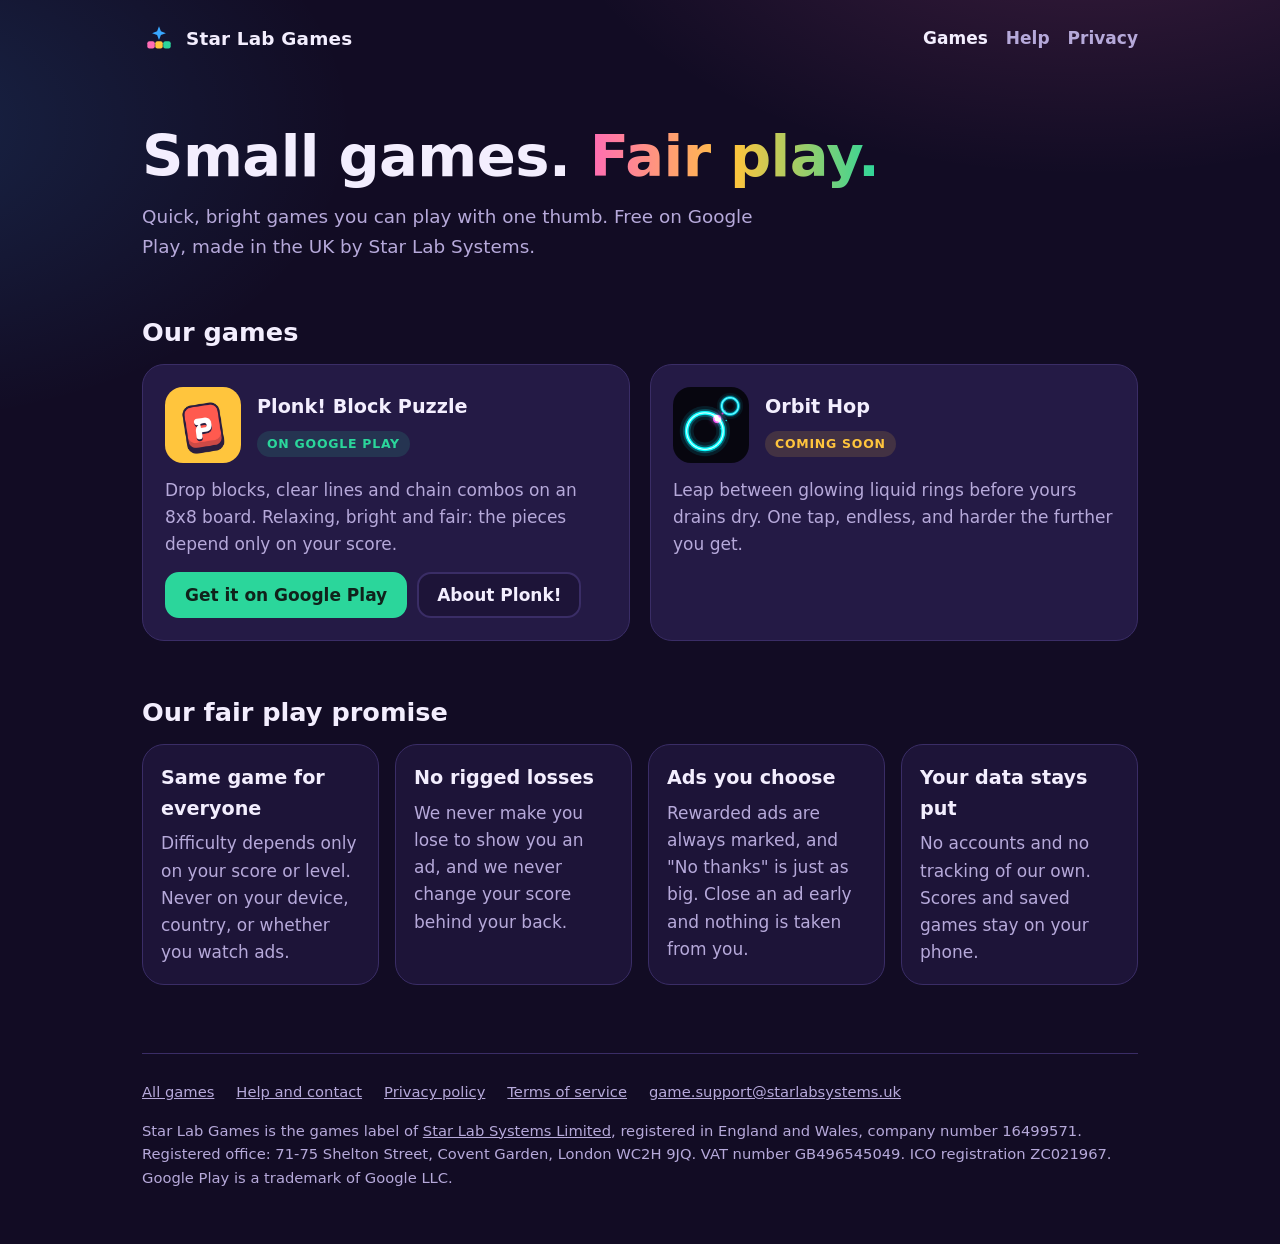
<file: index.html>
<!DOCTYPE html>
<html lang="en-GB">
<head>
<meta charset="utf-8">
<meta name="viewport" content="width=device-width,initial-scale=1">
<meta name="referrer" content="strict-origin-when-cross-origin">
<meta http-equiv="Content-Security-Policy" content="default-src 'none'; style-src 'self'; img-src 'self'; base-uri 'none'; form-action 'none'">
<title>Star Lab Games: small, fair games for your phone</title>
<meta name="description" content="Small, fair one-tap and one-thumb games from Star Lab Systems in the UK. Free on Google Play. Difficulty is the same for everyone and ads never change the game.">
<link rel="icon" href="/favicon.svg" type="image/svg+xml">
<link rel="stylesheet" href="/style.css?v=1">
</head>
<body>
<div class="wrap">
<header class="top">
  <a class="brand" href="/" aria-label="Star Lab Games home">
    <svg viewBox="0 0 64 64" aria-hidden="true"><rect x="10" y="36" width="14" height="14" rx="4" fill="#ff6cb5"/><rect x="25" y="36" width="14" height="14" rx="4" fill="#ffc53d"/><rect x="40" y="36" width="14" height="14" rx="4" fill="#2bd69b"/><path d="M32 8l3.6 9.4L45 21l-9.4 3.6L32 34l-3.6-9.4L19 21l9.4-3.6z" fill="#39a7ff"/></svg>
    Star Lab Games
  </a>
  <nav class="nav" aria-label="Main">
    <a href="/" aria-current="page">Games</a>
    <a href="/support">Help</a>
    <a href="/privacy">Privacy</a>
  </nav>
</header>
<main>
<section class="hero">
  <h1>Small games. <span>Fair play.</span></h1>
  <p>Quick, bright games you can play with one thumb. Free on Google Play, made in the UK by Star Lab Systems.</p>
</section>

<section aria-labelledby="games-h">
  <h2 id="games-h">Our games</h2>
  <div class="games">
    <article class="game">
      <div class="head">
        <img src="/img/plonk/icon.png" alt="" width="76" height="76">
        <div><h3>Plonk! Block Puzzle</h3><span class="tag">On Google Play</span></div>
      </div>
      <p>Drop blocks, clear lines and chain combos on an 8x8 board. Relaxing, bright and fair: the pieces depend only on your score.</p>
      <div class="links">
        <a class="btn go" href="https://play.google.com/store/apps/details?id=uk.starlabsystems.games.plonk">Get it on Google Play</a>
        <a class="btn" href="/plonk">About Plonk!</a>
      </div>
    </article>
    <article class="game">
      <div class="head">
        <img src="/img/orbithop/icon.png" alt="" width="76" height="76">
        <div><h3>Orbit Hop</h3><span class="tag soon">Coming soon</span></div>
      </div>
      <p>Leap between glowing liquid rings before yours drains dry. One tap, endless, and harder the further you get.</p>
    </article>
  </div>
</section>

<section aria-labelledby="fair-h">
  <h2 id="fair-h">Our fair play promise</h2>
  <div class="promise">
    <div><h3>Same game for everyone</h3><p>Difficulty depends only on your score or level. Never on your device, country, or whether you watch ads.</p></div>
    <div><h3>No rigged losses</h3><p>We never make you lose to show you an ad, and we never change your score behind your back.</p></div>
    <div><h3>Ads you choose</h3><p>Rewarded ads are always marked, and "No thanks" is just as big. Close an ad early and nothing is taken from you.</p></div>
    <div><h3>Your data stays put</h3><p>No accounts and no tracking of our own. Scores and saved games stay on your phone.</p></div>
  </div>
</section>
</main>
<footer>
  <div class="row">
    <a href="/">All games</a>
    <a href="/support">Help and contact</a>
    <a href="/privacy">Privacy policy</a>
    <a href="/terms">Terms of service</a>
    <a href="mailto:game.support@starlabsystems.uk">game.support@starlabsystems.uk</a>
  </div>
  <p>Star Lab Games is the games label of <a href="https://starlabsystems.uk/">Star Lab Systems Limited</a>, registered in England and Wales, company number 16499571. Registered office: 71&#8209;75 Shelton Street, Covent Garden, London WC2H 9JQ. VAT number GB496545049. ICO registration ZC021967. Google Play is a trademark of Google LLC.</p>
</footer>
</div>
</body>
</html>
</file>
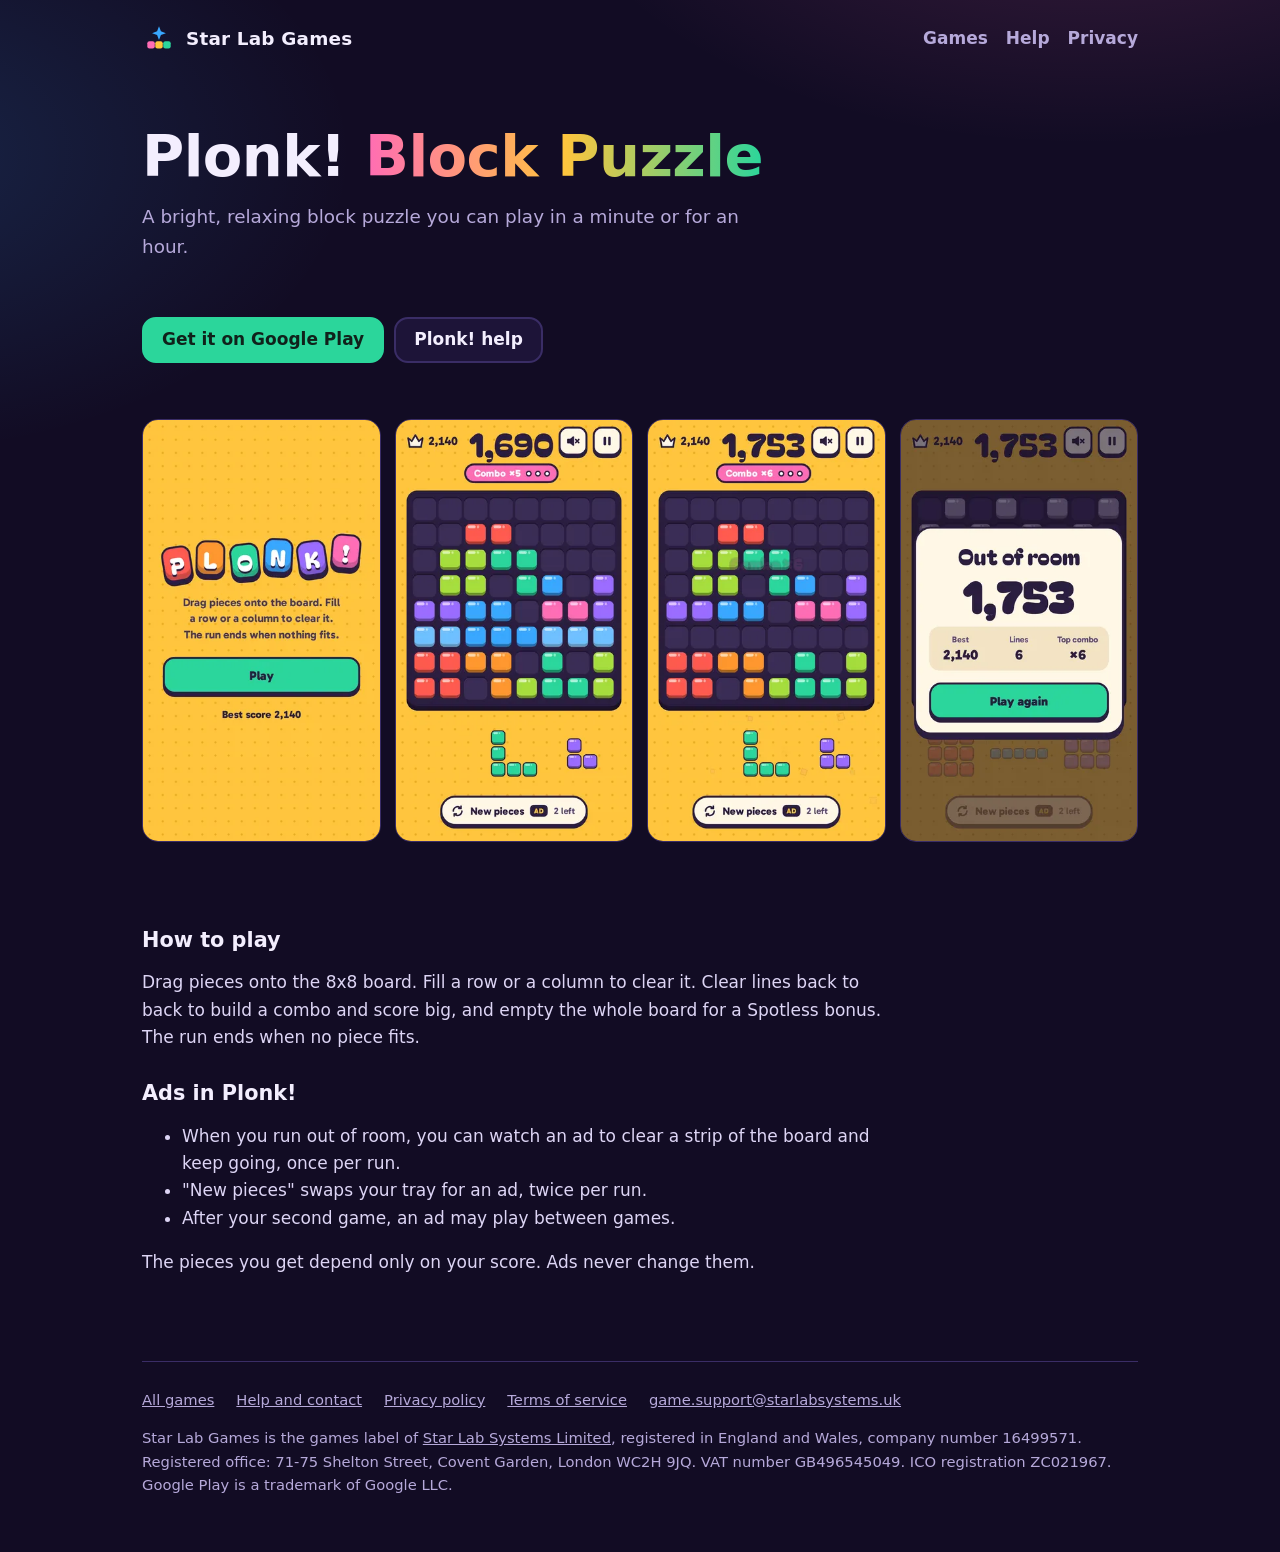
<file: plonk.html>
<!DOCTYPE html>
<html lang="en-GB">
<head>
<meta charset="utf-8">
<meta name="viewport" content="width=device-width,initial-scale=1">
<meta name="referrer" content="strict-origin-when-cross-origin">
<meta http-equiv="Content-Security-Policy" content="default-src 'none'; style-src 'self'; img-src 'self'; base-uri 'none'; form-action 'none'">
<title>Plonk! Block Puzzle | Star Lab Games</title>
<meta name="description" content="Plonk! is a bright, fair block puzzle for Android. Drop blocks, clear lines and chain combos. Free on Google Play.">
<link rel="icon" href="/favicon.svg" type="image/svg+xml">
<link rel="stylesheet" href="/style.css?v=1">
</head>
<body>
<div class="wrap">
<header class="top">
  <a class="brand" href="/" aria-label="Star Lab Games home">
    <svg viewBox="0 0 64 64" aria-hidden="true"><rect x="10" y="36" width="14" height="14" rx="4" fill="#ff6cb5"/><rect x="25" y="36" width="14" height="14" rx="4" fill="#ffc53d"/><rect x="40" y="36" width="14" height="14" rx="4" fill="#2bd69b"/><path d="M32 8l3.6 9.4L45 21l-9.4 3.6L32 34l-3.6-9.4L19 21l9.4-3.6z" fill="#39a7ff"/></svg>
    Star Lab Games
  </a>
  <nav class="nav" aria-label="Main">
    <a href="/">Games</a>
    <a href="/support">Help</a>
    <a href="/privacy">Privacy</a>
  </nav>
</header>
<main>
<section class="hero">
  <h1>Plonk! <span>Block Puzzle</span></h1>
  <p>A bright, relaxing block puzzle you can play in a minute or for an hour.</p>
</section>

<section>
  <div class="links">
    <a class="btn go" href="https://play.google.com/store/apps/details?id=uk.starlabsystems.games.plonk">Get it on Google Play</a>
    <a class="btn" href="/support#plonk">Plonk! help</a>
  </div>
</section>

<section aria-label="Screenshots">
  <div class="shots">
    <img src="/img/plonk/1-title.webp" alt="Plonk! title screen" width="360" height="640" loading="lazy">
    <img src="/img/plonk/2-play.webp" alt="Dragging a piece onto the board" width="360" height="640" loading="lazy">
    <img src="/img/plonk/3-clear.webp" alt="Two lines clearing in a combo" width="360" height="640" loading="lazy">
    <img src="/img/plonk/5-results.webp" alt="The results card after a run" width="360" height="640" loading="lazy">
  </div>
</section>

<section class="doc">
  <h2>How to play</h2>
  <p>Drag pieces onto the 8x8 board. Fill a row or a column to clear it. Clear lines back to back to build a combo and score big, and empty the whole board for a Spotless bonus. The run ends when no piece fits.</p>
  <h2>Ads in Plonk!</h2>
  <ul>
    <li>When you run out of room, you can watch an ad to clear a strip of the board and keep going, once per run.</li>
    <li>"New pieces" swaps your tray for an ad, twice per run.</li>
    <li>After your second game, an ad may play between games.</li>
  </ul>
  <p>The pieces you get depend only on your score. Ads never change them.</p>
</section>
</main>
<footer>
  <div class="row">
    <a href="/">All games</a>
    <a href="/support">Help and contact</a>
    <a href="/privacy">Privacy policy</a>
    <a href="/terms">Terms of service</a>
    <a href="mailto:game.support@starlabsystems.uk">game.support@starlabsystems.uk</a>
  </div>
  <p>Star Lab Games is the games label of <a href="https://starlabsystems.uk/">Star Lab Systems Limited</a>, registered in England and Wales, company number 16499571. Registered office: 71&#8209;75 Shelton Street, Covent Garden, London WC2H 9JQ. VAT number GB496545049. ICO registration ZC021967. Google Play is a trademark of Google LLC.</p>
</footer>
</div>
</body>
</html>
</file>
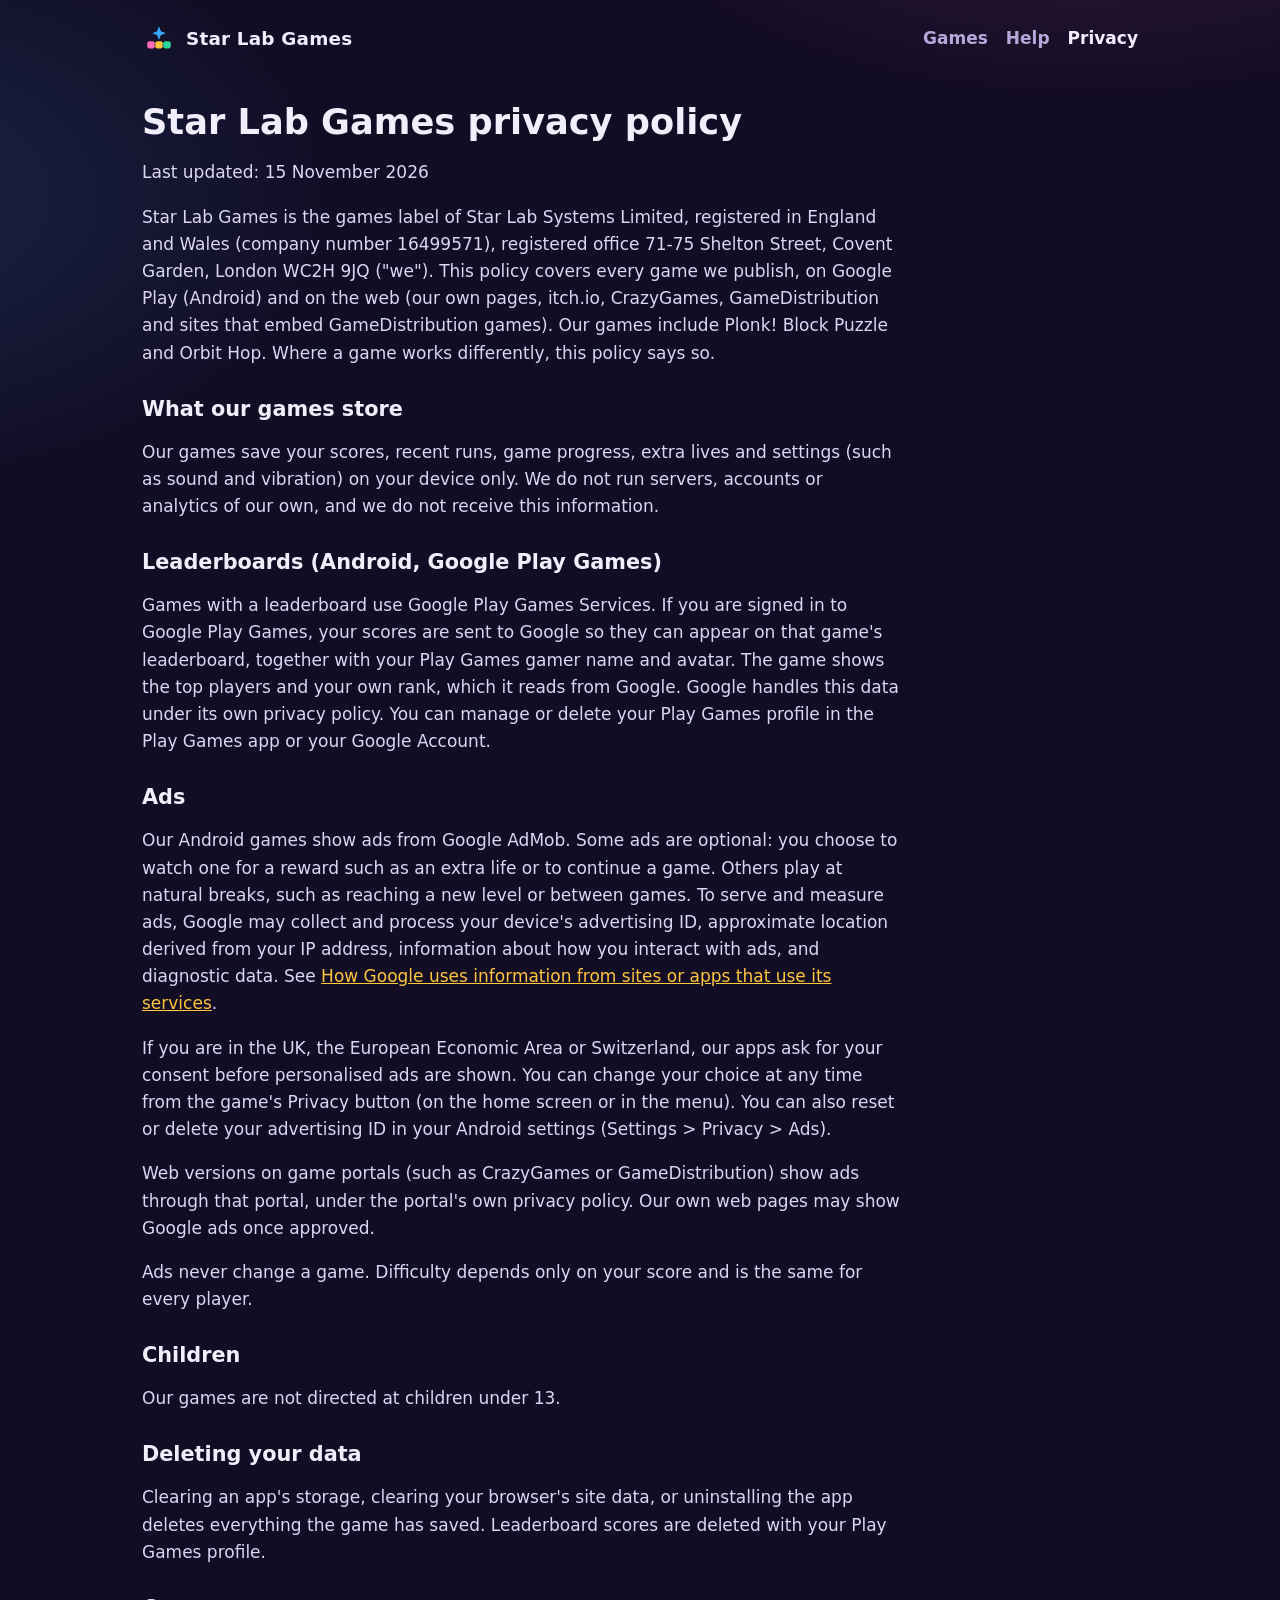
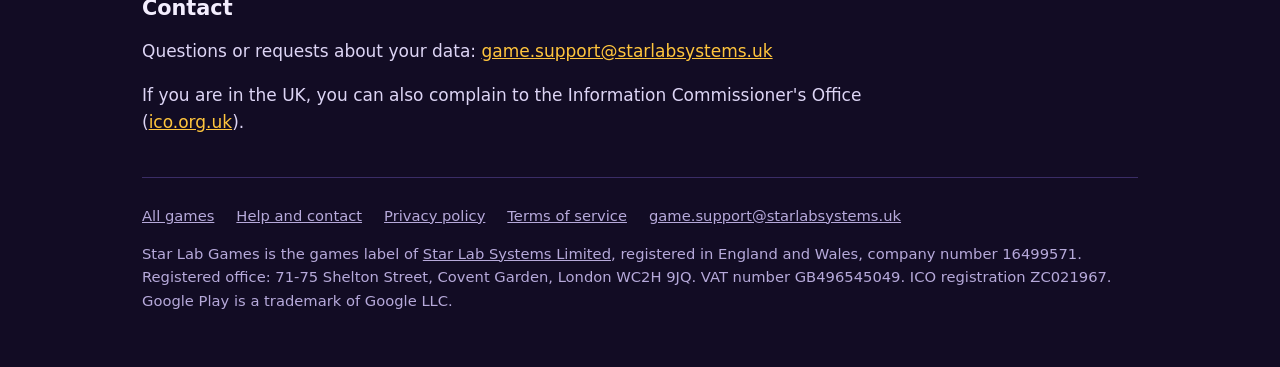
<file: privacy.html>
<!DOCTYPE html>
<html lang="en-GB">
<head>
<meta charset="utf-8">
<meta name="viewport" content="width=device-width,initial-scale=1">
<meta name="referrer" content="strict-origin-when-cross-origin">
<meta http-equiv="Content-Security-Policy" content="default-src 'none'; style-src 'self'; img-src 'self'; base-uri 'none'; form-action 'none'">
<title>Privacy policy | Star Lab Games</title>
<meta name="description" content="Privacy policy for every Star Lab Games game on Google Play and the web, by Star Lab Systems Limited.">
<link rel="icon" href="/favicon.svg" type="image/svg+xml">
<link rel="stylesheet" href="/style.css?v=1">
</head>
<body>
<div class="wrap">
<header class="top">
  <a class="brand" href="/" aria-label="Star Lab Games home">
    <svg viewBox="0 0 64 64" aria-hidden="true"><rect x="10" y="36" width="14" height="14" rx="4" fill="#ff6cb5"/><rect x="25" y="36" width="14" height="14" rx="4" fill="#ffc53d"/><rect x="40" y="36" width="14" height="14" rx="4" fill="#2bd69b"/><path d="M32 8l3.6 9.4L45 21l-9.4 3.6L32 34l-3.6-9.4L19 21l9.4-3.6z" fill="#39a7ff"/></svg>
    Star Lab Games
  </a>
  <nav class="nav" aria-label="Main">
    <a href="/">Games</a>
    <a href="/support">Help</a>
    <a href="/privacy" aria-current="page">Privacy</a>
  </nav>
</header>
<main>
<div class="doc">
<h1>Star Lab Games privacy policy</h1>
<p>Last updated: 15 November 2026</p>
<p>Star Lab Games is the games label of Star Lab Systems Limited, registered in England and Wales (company number 16499571), registered office 71&#8209;75 Shelton Street, Covent Garden, London WC2H 9JQ ("we"). This policy covers every game we publish, on Google Play (Android) and on the web (our own pages, itch.io, CrazyGames, GameDistribution and sites that embed GameDistribution games). Our games include Plonk! Block Puzzle and Orbit Hop. Where a game works differently, this policy says so.</p>

<h2>What our games store</h2>
<p>Our games save your scores, recent runs, game progress, extra lives and settings (such as sound and vibration) on your device only. We do not run servers, accounts or analytics of our own, and we do not receive this information.</p>

<h2 id="leaderboards">Leaderboards (Android, Google Play Games)</h2>
<p>Games with a leaderboard use Google Play Games Services. If you are signed in to Google Play Games, your scores are sent to Google so they can appear on that game's leaderboard, together with your Play Games gamer name and avatar. The game shows the top players and your own rank, which it reads from Google. Google handles this data under its own privacy policy. You can manage or delete your Play Games profile in the Play Games app or your Google Account.</p>

<h2 id="ads">Ads</h2>
<p>Our Android games show ads from Google AdMob. Some ads are optional: you choose to watch one for a reward such as an extra life or to continue a game. Others play at natural breaks, such as reaching a new level or between games. To serve and measure ads, Google may collect and process your device's advertising ID, approximate location derived from your IP address, information about how you interact with ads, and diagnostic data. See <a href="https://policies.google.com/technologies/partner-sites">How Google uses information from sites or apps that use its services</a>.</p>
<p>If you are in the UK, the European Economic Area or Switzerland, our apps ask for your consent before personalised ads are shown. You can change your choice at any time from the game's Privacy button (on the home screen or in the menu). You can also reset or delete your advertising ID in your Android settings (Settings &gt; Privacy &gt; Ads).</p>
<p>Web versions on game portals (such as CrazyGames or GameDistribution) show ads through that portal, under the portal's own privacy policy. Our own web pages may show Google ads once approved.</p>
<p>Ads never change a game. Difficulty depends only on your score and is the same for every player.</p>

<h2>Children</h2>
<p>Our games are not directed at children under 13.</p>

<h2>Deleting your data</h2>
<p>Clearing an app's storage, clearing your browser's site data, or uninstalling the app deletes everything the game has saved. Leaderboard scores are deleted with your Play Games profile.</p>

<h2>Contact</h2>
<p>Questions or requests about your data: <a href="mailto:game.support@starlabsystems.uk">game.support@starlabsystems.uk</a></p>
<p>If you are in the UK, you can also complain to the Information Commissioner's Office (<a href="https://ico.org.uk">ico.org.uk</a>).</p>
</div>
</main>
<footer>
  <div class="row">
    <a href="/">All games</a>
    <a href="/support">Help and contact</a>
    <a href="/privacy">Privacy policy</a>
    <a href="/terms">Terms of service</a>
    <a href="mailto:game.support@starlabsystems.uk">game.support@starlabsystems.uk</a>
  </div>
  <p>Star Lab Games is the games label of <a href="https://starlabsystems.uk/">Star Lab Systems Limited</a>, registered in England and Wales, company number 16499571. Registered office: 71&#8209;75 Shelton Street, Covent Garden, London WC2H 9JQ. VAT number GB496545049. ICO registration ZC021967. Google Play is a trademark of Google LLC.</p>
</footer>
</div>
</body>
</html>
</file>
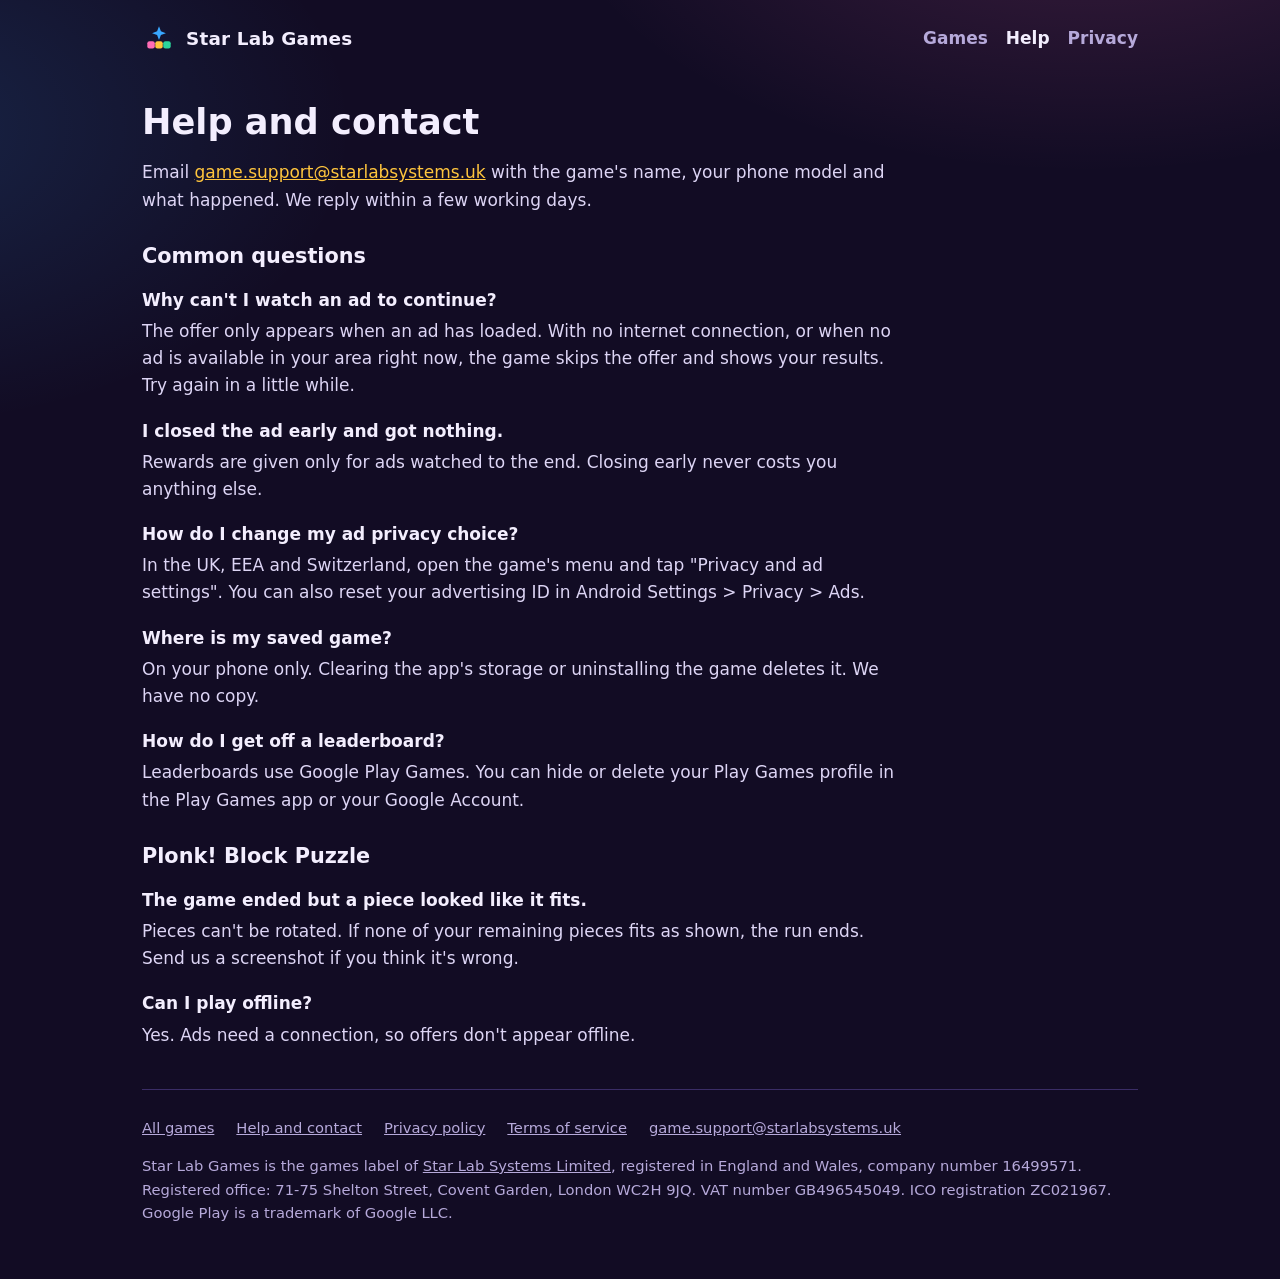
<file: support.html>
<!DOCTYPE html>
<html lang="en-GB">
<head>
<meta charset="utf-8">
<meta name="viewport" content="width=device-width,initial-scale=1">
<meta name="referrer" content="strict-origin-when-cross-origin">
<meta http-equiv="Content-Security-Policy" content="default-src 'none'; style-src 'self'; img-src 'self'; base-uri 'none'; form-action 'none'">
<title>Help and contact | Star Lab Games</title>
<meta name="description" content="Help with Star Lab Games: ads, privacy choices, saved games, leaderboards and how to contact us.">
<link rel="icon" href="/favicon.svg" type="image/svg+xml">
<link rel="stylesheet" href="/style.css?v=1">
</head>
<body>
<div class="wrap">
<header class="top">
  <a class="brand" href="/" aria-label="Star Lab Games home">
    <svg viewBox="0 0 64 64" aria-hidden="true"><rect x="10" y="36" width="14" height="14" rx="4" fill="#ff6cb5"/><rect x="25" y="36" width="14" height="14" rx="4" fill="#ffc53d"/><rect x="40" y="36" width="14" height="14" rx="4" fill="#2bd69b"/><path d="M32 8l3.6 9.4L45 21l-9.4 3.6L32 34l-3.6-9.4L19 21l9.4-3.6z" fill="#39a7ff"/></svg>
    Star Lab Games
  </a>
  <nav class="nav" aria-label="Main">
    <a href="/">Games</a>
    <a href="/support" aria-current="page">Help</a>
    <a href="/privacy">Privacy</a>
  </nav>
</header>
<main>
<div class="doc">
<h1>Help and contact</h1>
<p>Email <a href="mailto:game.support@starlabsystems.uk">game.support@starlabsystems.uk</a> with the game's name, your phone model and what happened. We reply within a few working days.</p>

<h2>Common questions</h2>
<dl>
  <dt>Why can't I watch an ad to continue?</dt>
  <dd>The offer only appears when an ad has loaded. With no internet connection, or when no ad is available in your area right now, the game skips the offer and shows your results. Try again in a little while.</dd>
  <dt>I closed the ad early and got nothing.</dt>
  <dd>Rewards are given only for ads watched to the end. Closing early never costs you anything else.</dd>
  <dt>How do I change my ad privacy choice?</dt>
  <dd>In the UK, EEA and Switzerland, open the game's menu and tap "Privacy and ad settings". You can also reset your advertising ID in Android Settings &gt; Privacy &gt; Ads.</dd>
  <dt>Where is my saved game?</dt>
  <dd>On your phone only. Clearing the app's storage or uninstalling the game deletes it. We have no copy.</dd>
  <dt>How do I get off a leaderboard?</dt>
  <dd>Leaderboards use Google Play Games. You can hide or delete your Play Games profile in the Play Games app or your Google Account.</dd>
</dl>

<h2 id="plonk">Plonk! Block Puzzle</h2>
<dl>
  <dt>The game ended but a piece looked like it fits.</dt>
  <dd>Pieces can't be rotated. If none of your remaining pieces fits as shown, the run ends. Send us a screenshot if you think it's wrong.</dd>
  <dt>Can I play offline?</dt>
  <dd>Yes. Ads need a connection, so offers don't appear offline.</dd>
</dl>
</div>
</main>
<footer>
  <div class="row">
    <a href="/">All games</a>
    <a href="/support">Help and contact</a>
    <a href="/privacy">Privacy policy</a>
    <a href="/terms">Terms of service</a>
    <a href="mailto:game.support@starlabsystems.uk">game.support@starlabsystems.uk</a>
  </div>
  <p>Star Lab Games is the games label of <a href="https://starlabsystems.uk/">Star Lab Systems Limited</a>, registered in England and Wales, company number 16499571. Registered office: 71&#8209;75 Shelton Street, Covent Garden, London WC2H 9JQ. VAT number GB496545049. ICO registration ZC021967. Google Play is a trademark of Google LLC.</p>
</footer>
</div>
</body>
</html>
</file>
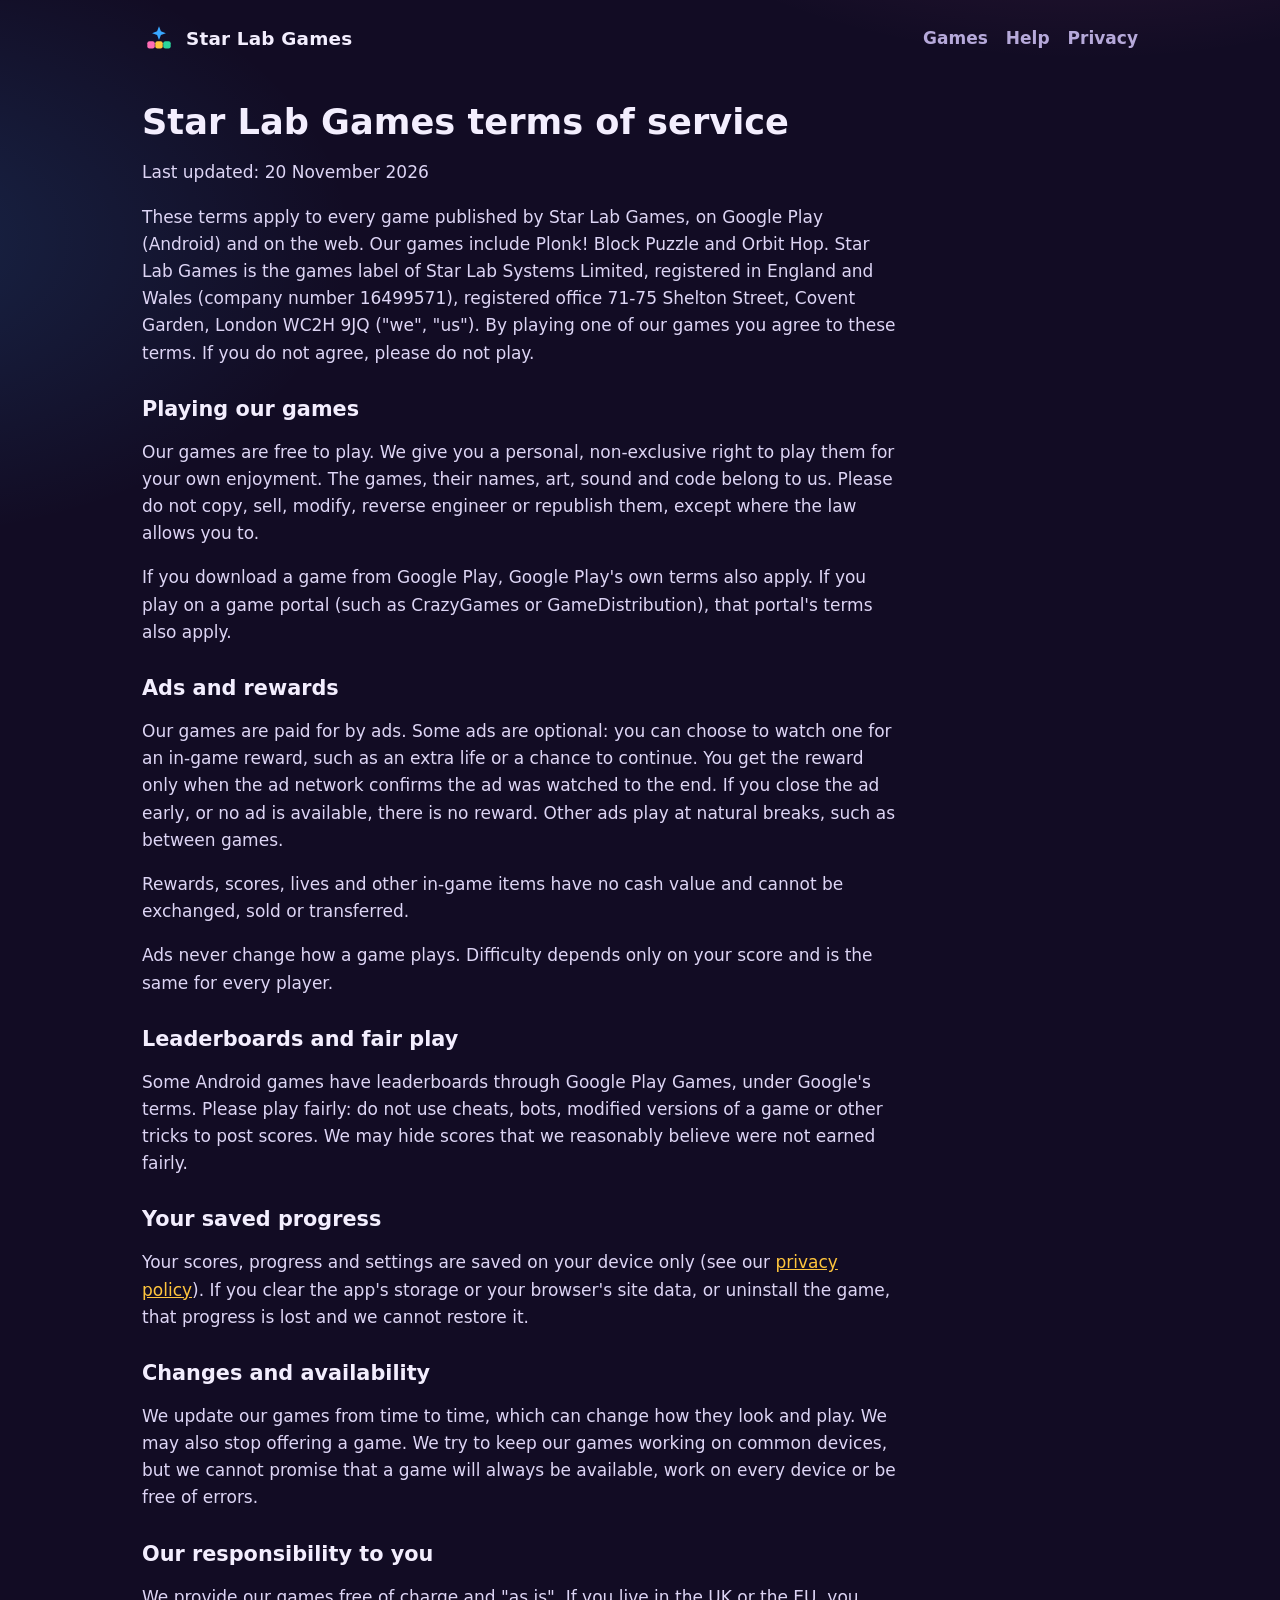
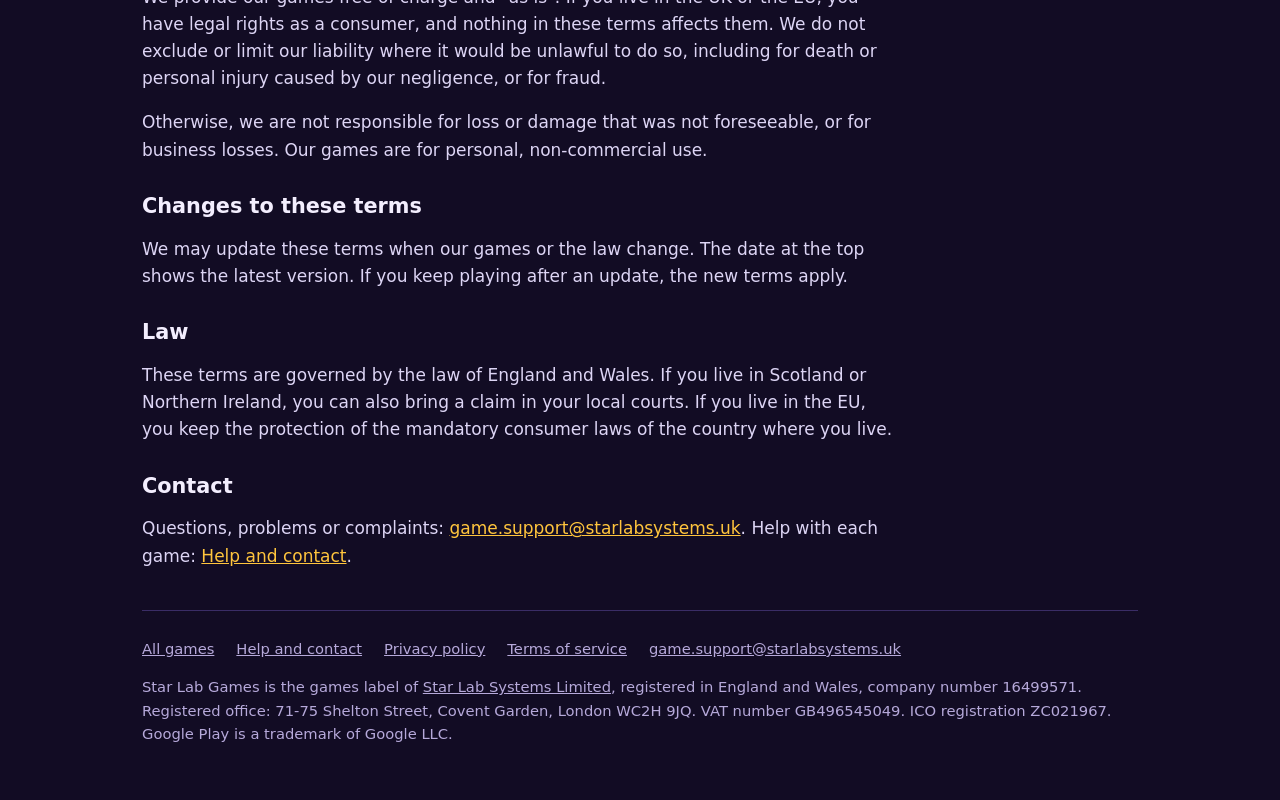
<file: terms.html>
<!DOCTYPE html>
<html lang="en-GB">
<head>
<meta charset="utf-8">
<meta name="viewport" content="width=device-width,initial-scale=1">
<meta name="referrer" content="strict-origin-when-cross-origin">
<meta http-equiv="Content-Security-Policy" content="default-src 'none'; style-src 'self'; img-src 'self'; base-uri 'none'; form-action 'none'">
<title>Terms of service | Star Lab Games</title>
<meta name="description" content="Terms of service for every Star Lab Games game on Google Play and the web, by Star Lab Systems Limited.">
<link rel="icon" href="/favicon.svg" type="image/svg+xml">
<link rel="stylesheet" href="/style.css?v=1">
</head>
<body>
<div class="wrap">
<header class="top">
  <a class="brand" href="/" aria-label="Star Lab Games home">
    <svg viewBox="0 0 64 64" aria-hidden="true"><rect x="10" y="36" width="14" height="14" rx="4" fill="#ff6cb5"/><rect x="25" y="36" width="14" height="14" rx="4" fill="#ffc53d"/><rect x="40" y="36" width="14" height="14" rx="4" fill="#2bd69b"/><path d="M32 8l3.6 9.4L45 21l-9.4 3.6L32 34l-3.6-9.4L19 21l9.4-3.6z" fill="#39a7ff"/></svg>
    Star Lab Games
  </a>
  <nav class="nav" aria-label="Main">
    <a href="/">Games</a>
    <a href="/support">Help</a>
    <a href="/privacy">Privacy</a>
  </nav>
</header>
<main>
<div class="doc">
<h1>Star Lab Games terms of service</h1>
<p>Last updated: 20 November 2026</p>
<p>These terms apply to every game published by Star Lab Games, on Google Play (Android) and on the web. Our games include Plonk! Block Puzzle and Orbit Hop. Star Lab Games is the games label of Star Lab Systems Limited, registered in England and Wales (company number 16499571), registered office 71&#8209;75 Shelton Street, Covent Garden, London WC2H 9JQ ("we", "us"). By playing one of our games you agree to these terms. If you do not agree, please do not play.</p>

<h2>Playing our games</h2>
<p>Our games are free to play. We give you a personal, non-exclusive right to play them for your own enjoyment. The games, their names, art, sound and code belong to us. Please do not copy, sell, modify, reverse engineer or republish them, except where the law allows you to.</p>
<p>If you download a game from Google Play, Google Play's own terms also apply. If you play on a game portal (such as CrazyGames or GameDistribution), that portal's terms also apply.</p>

<h2>Ads and rewards</h2>
<p>Our games are paid for by ads. Some ads are optional: you can choose to watch one for an in-game reward, such as an extra life or a chance to continue. You get the reward only when the ad network confirms the ad was watched to the end. If you close the ad early, or no ad is available, there is no reward. Other ads play at natural breaks, such as between games.</p>
<p>Rewards, scores, lives and other in-game items have no cash value and cannot be exchanged, sold or transferred.</p>
<p>Ads never change how a game plays. Difficulty depends only on your score and is the same for every player.</p>

<h2>Leaderboards and fair play</h2>
<p>Some Android games have leaderboards through Google Play Games, under Google's terms. Please play fairly: do not use cheats, bots, modified versions of a game or other tricks to post scores. We may hide scores that we reasonably believe were not earned fairly.</p>

<h2>Your saved progress</h2>
<p>Your scores, progress and settings are saved on your device only (see our <a href="/privacy">privacy policy</a>). If you clear the app's storage or your browser's site data, or uninstall the game, that progress is lost and we cannot restore it.</p>

<h2>Changes and availability</h2>
<p>We update our games from time to time, which can change how they look and play. We may also stop offering a game. We try to keep our games working on common devices, but we cannot promise that a game will always be available, work on every device or be free of errors.</p>

<h2>Our responsibility to you</h2>
<p>We provide our games free of charge and "as is". If you live in the UK or the EU, you have legal rights as a consumer, and nothing in these terms affects them. We do not exclude or limit our liability where it would be unlawful to do so, including for death or personal injury caused by our negligence, or for fraud.</p>
<p>Otherwise, we are not responsible for loss or damage that was not foreseeable, or for business losses. Our games are for personal, non-commercial use.</p>

<h2>Changes to these terms</h2>
<p>We may update these terms when our games or the law change. The date at the top shows the latest version. If you keep playing after an update, the new terms apply.</p>

<h2>Law</h2>
<p>These terms are governed by the law of England and Wales. If you live in Scotland or Northern Ireland, you can also bring a claim in your local courts. If you live in the EU, you keep the protection of the mandatory consumer laws of the country where you live.</p>

<h2>Contact</h2>
<p>Questions, problems or complaints: <a href="mailto:game.support@starlabsystems.uk">game.support@starlabsystems.uk</a>. Help with each game: <a href="/support">Help and contact</a>.</p>
</div>
</main>
<footer>
  <div class="row">
    <a href="/">All games</a>
    <a href="/support">Help and contact</a>
    <a href="/privacy">Privacy policy</a>
    <a href="/terms">Terms of service</a>
    <a href="mailto:game.support@starlabsystems.uk">game.support@starlabsystems.uk</a>
  </div>
  <p>Star Lab Games is the games label of <a href="https://starlabsystems.uk/">Star Lab Systems Limited</a>, registered in England and Wales, company number 16499571. Registered office: 71&#8209;75 Shelton Street, Covent Garden, London WC2H 9JQ. VAT number GB496545049. ICO registration ZC021967. Google Play is a trademark of Google LLC.</p>
</footer>
</div>
</body>
</html>
</file>
<file: style.css>
/* Star Lab Games: the games label's own look (night sky, candy-neon accents). No external fonts or scripts. */
:root {
  --night: #120c24;
  --night-2: #1d1438;
  --card: #241a45;
  --line: #3a2d66;
  --text: #f3eefe;
  --muted: #b6a9da;
  --pink: #ff6cb5;
  --mint: #2bd69b;
  --sun: #ffc53d;
  --sky: #39a7ff;
  --radius: 22px;
  color-scheme: dark;
}
* { box-sizing: border-box; }
html { -webkit-text-size-adjust: 100%; }
body {
  margin: 0; min-height: 100vh; color: var(--text);
  font: 17px/1.6 ui-rounded, "SF Pro Rounded", "Segoe UI", system-ui, -apple-system, Roboto, sans-serif;
  background:
    radial-gradient(900px 500px at 85% -10%, rgba(255, 108, 181, .18), transparent 60%),
    radial-gradient(800px 500px at -10% 10%, rgba(57, 167, 255, .16), transparent 60%),
    var(--night);
}
a { color: var(--sun); }
a:hover { color: #ffd76e; }
img { max-width: 100%; display: block; }
.wrap { max-width: 1040px; margin: 0 auto; padding: 0 22px; }

/* header */
.top { display: flex; align-items: center; justify-content: space-between; gap: 16px; padding: 22px 0; }
.brand { display: inline-flex; align-items: center; gap: 10px; color: var(--text); text-decoration: none; font-weight: 800; font-size: 1.15rem; letter-spacing: .01em; }
.brand svg { width: 34px; height: 34px; }
.nav { display: flex; gap: 18px; flex-wrap: wrap; }
.nav a { color: var(--muted); text-decoration: none; font-weight: 600; }
.nav a:hover, .nav a[aria-current="page"] { color: var(--text); }

/* hero */
.hero { padding: 48px 0 28px; }
.hero h1 { font-size: clamp(2.2rem, 6vw, 3.6rem); line-height: 1.08; margin: 0 0 14px; font-weight: 900; letter-spacing: -.01em; }
.hero h1 span { background: linear-gradient(90deg, var(--pink), var(--sun), var(--mint)); -webkit-background-clip: text; background-clip: text; color: transparent; }
.hero p { color: var(--muted); font-size: 1.15rem; max-width: 640px; margin: 0; }

/* sections */
section { padding: 28px 0; }
h2 { font-size: 1.6rem; line-height: 1.2; margin: 0 0 16px; font-weight: 800; }
h3 { font-size: 1.2rem; margin: 0 0 6px; }
.muted { color: var(--muted); }

/* game cards */
.games { display: grid; grid-template-columns: repeat(auto-fit, minmax(290px, 1fr)); gap: 20px; }
.game { background: var(--card); border: 1px solid var(--line); border-radius: var(--radius); padding: 22px; display: flex; flex-direction: column; gap: 14px; }
.game .head { display: flex; gap: 16px; align-items: center; }
.game .head img { width: 76px; height: 76px; border-radius: 18px; flex: none; }
.game p { margin: 0; color: var(--muted); }
.tag { display: inline-block; font-size: .78rem; font-weight: 800; letter-spacing: .06em; text-transform: uppercase; padding: 3px 10px; border-radius: 99px; background: rgba(43, 214, 155, .14); color: var(--mint); }
.tag.soon { background: rgba(255, 197, 61, .14); color: var(--sun); }
.links { display: flex; flex-wrap: wrap; gap: 10px; margin-top: auto; }

/* buttons: decline-style and action-style are the same size (studio rule) */
.btn { display: inline-flex; align-items: center; justify-content: center; min-height: 46px; padding: 0 18px; border-radius: 14px; font-weight: 800; text-decoration: none; border: 2px solid var(--line); color: var(--text); background: var(--night-2); }
.btn:hover { color: var(--text); border-color: var(--muted); }
.btn.go { background: var(--mint); border-color: var(--mint); color: #10221b; }
.btn.go:hover { background: #4be3ad; color: #10221b; }

/* promise list */
.promise { display: grid; grid-template-columns: repeat(auto-fit, minmax(220px, 1fr)); gap: 16px; }
.promise div { background: var(--night-2); border: 1px solid var(--line); border-radius: var(--radius); padding: 18px; }
.promise p { margin: 0; color: var(--muted); }

/* screenshots */
.shots { display: grid; grid-template-columns: repeat(auto-fit, minmax(150px, 1fr)); gap: 14px; }
.shots img { border-radius: 16px; border: 1px solid var(--line); width: 100%; height: auto; }

/* long text pages */
.doc { max-width: 760px; }
.doc h1 { font-size: 2.2rem; line-height: 1.15; margin: 24px 0 6px; }
.doc h2 { font-size: 1.3rem; margin: 30px 0 8px; }
.doc p, .doc li { color: #ddd5f5; }
.doc dt { font-weight: 800; margin-top: 18px; }
.doc dd { margin: 4px 0 0; color: #ddd5f5; }
code { background: var(--night-2); padding: 1px 6px; border-radius: 6px; font-size: .92em; }

/* footer */
footer { border-top: 1px solid var(--line); margin-top: 40px; padding: 26px 0 40px; color: var(--muted); font-size: .92rem; }
footer .row { display: flex; flex-wrap: wrap; gap: 8px 22px; margin-bottom: 10px; }
footer a { color: var(--muted); }
footer a:hover { color: var(--text); }
</file>
